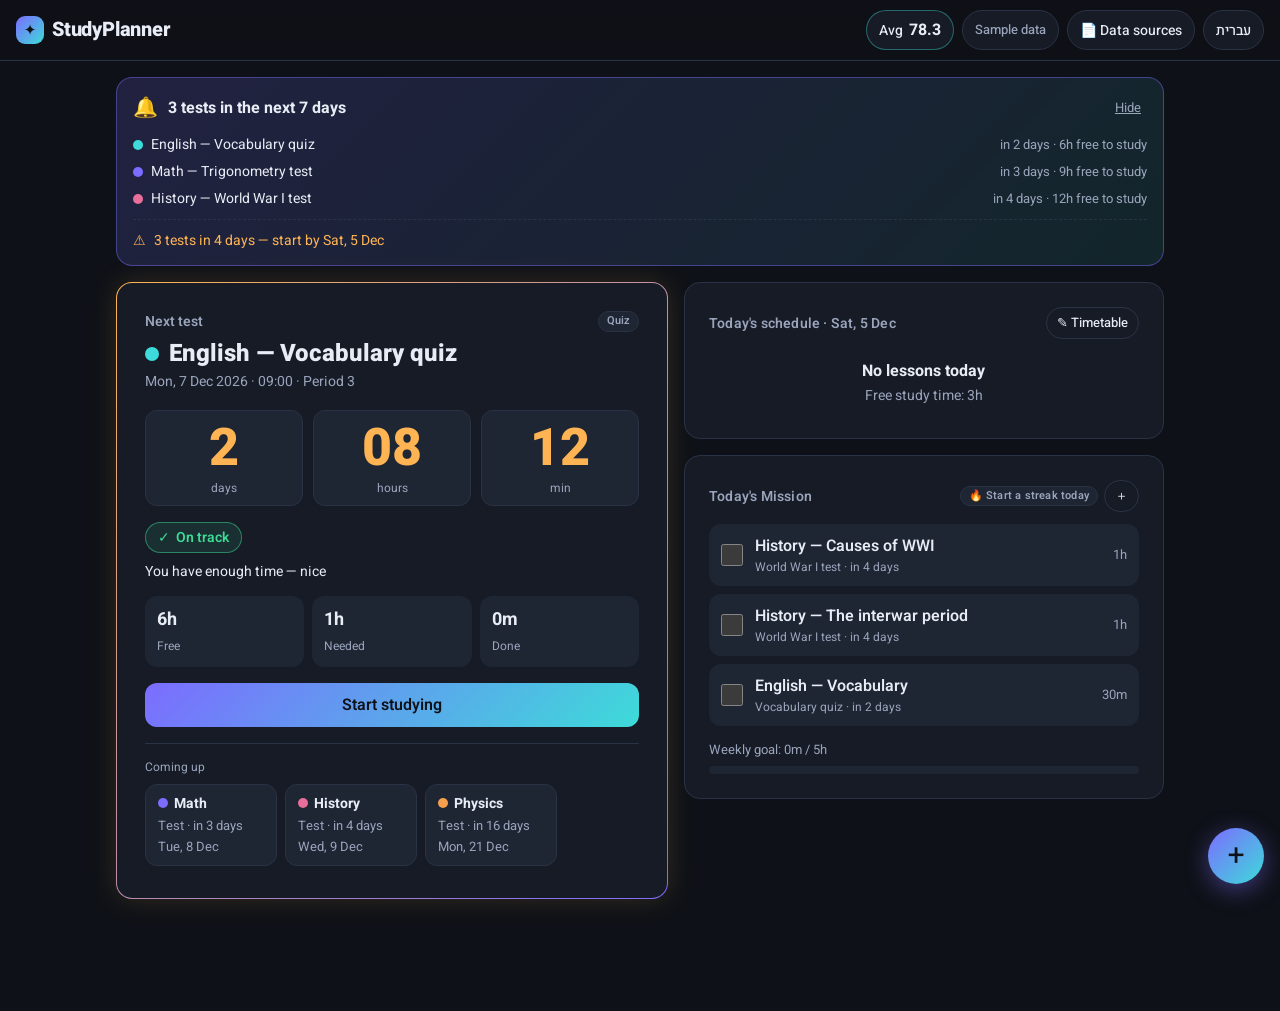
<file: index.html>
<!doctype html>
<html lang="en" dir="ltr">
<head>
  <meta charset="utf-8">
  <meta name="viewport" content="width=device-width, initial-scale=1, viewport-fit=cover">
  <meta name="color-scheme" content="dark">
  <meta name="theme-color" content="#0E1117">
  <title>StudyPlanner</title>
  <link rel="icon" href="data:image/svg+xml,%3Csvg xmlns='http://www.w3.org/2000/svg' viewBox='0 0 32 32'%3E%3Crect width='32' height='32' rx='9' fill='%237c6cff'/%3E%3Cpath d='M16 6l2.6 7.4L26 16l-7.4 2.6L16 26l-2.6-7.4L6 16l7.4-2.6z' fill='%230e1117'/%3E%3C/svg%3E">
  <link rel="preconnect" href="https://fonts.googleapis.com">
  <link rel="preconnect" href="https://fonts.gstatic.com" crossorigin>
  <link href="https://fonts.googleapis.com/css2?family=Heebo:wght@400;500;600;700;800&display=swap" rel="stylesheet">
  <link rel="stylesheet" href="css/styles.css">
</head>
<body>
  <a class="skip" id="skip" href="#main"></a>

  <header class="topbar" id="topbar"></header>

  <main id="main" class="page" tabindex="-1">
    <div id="banner"></div>
    <div class="grid">
      <section id="hero" class="col-main" aria-live="polite"></section>
      <div class="col-side">
        <section id="schedule"></section>
        <section id="mission"></section>
      </div>
    </div>
  </main>

  <button class="fab" id="fab" type="button">+</button>

  <!-- Add local test -->
  <dialog id="dlgAdd" class="dlg"></dialog>
  <!-- Timetable (manual lessons) -->
  <dialog id="dlgTimetable" class="dlg dlg-wide"></dialog>
  <!-- Focus timer -->
  <dialog id="dlgTimer" class="dlg"></dialog>
  <!-- Grades -->
  <dialog id="dlgGrades" class="dlg dlg-wide"></dialog>
  <!-- Connect sheet -->
  <dialog id="dlgSheet" class="dlg dlg-wide"></dialog>

  <div class="toast" id="toast" role="status" aria-live="polite"></div>

  <script src="js/logic.js"></script>
  <script src="js/sheets.js"></script>
  <script src="js/sample.js"></script>
  <script src="js/i18n.js"></script>
  <script src="js/app.js"></script>
</body>
</html>
</file>
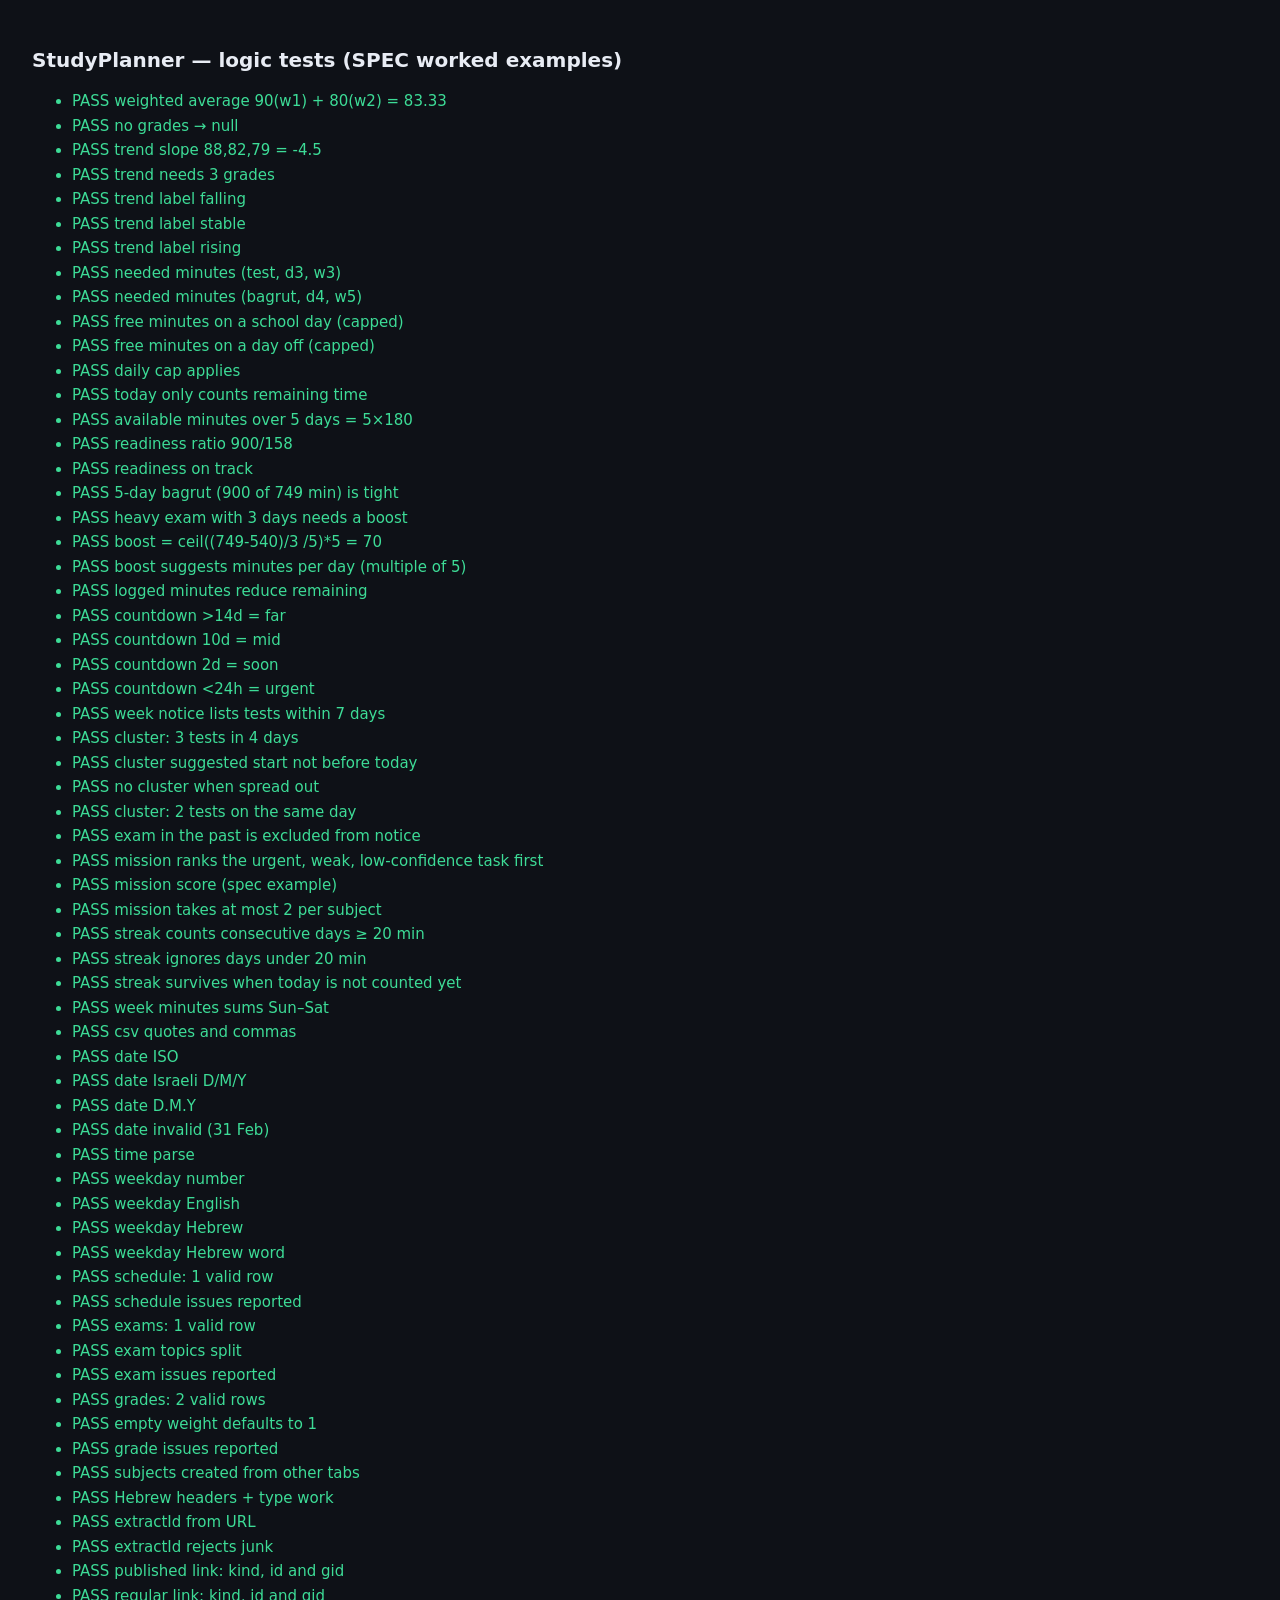
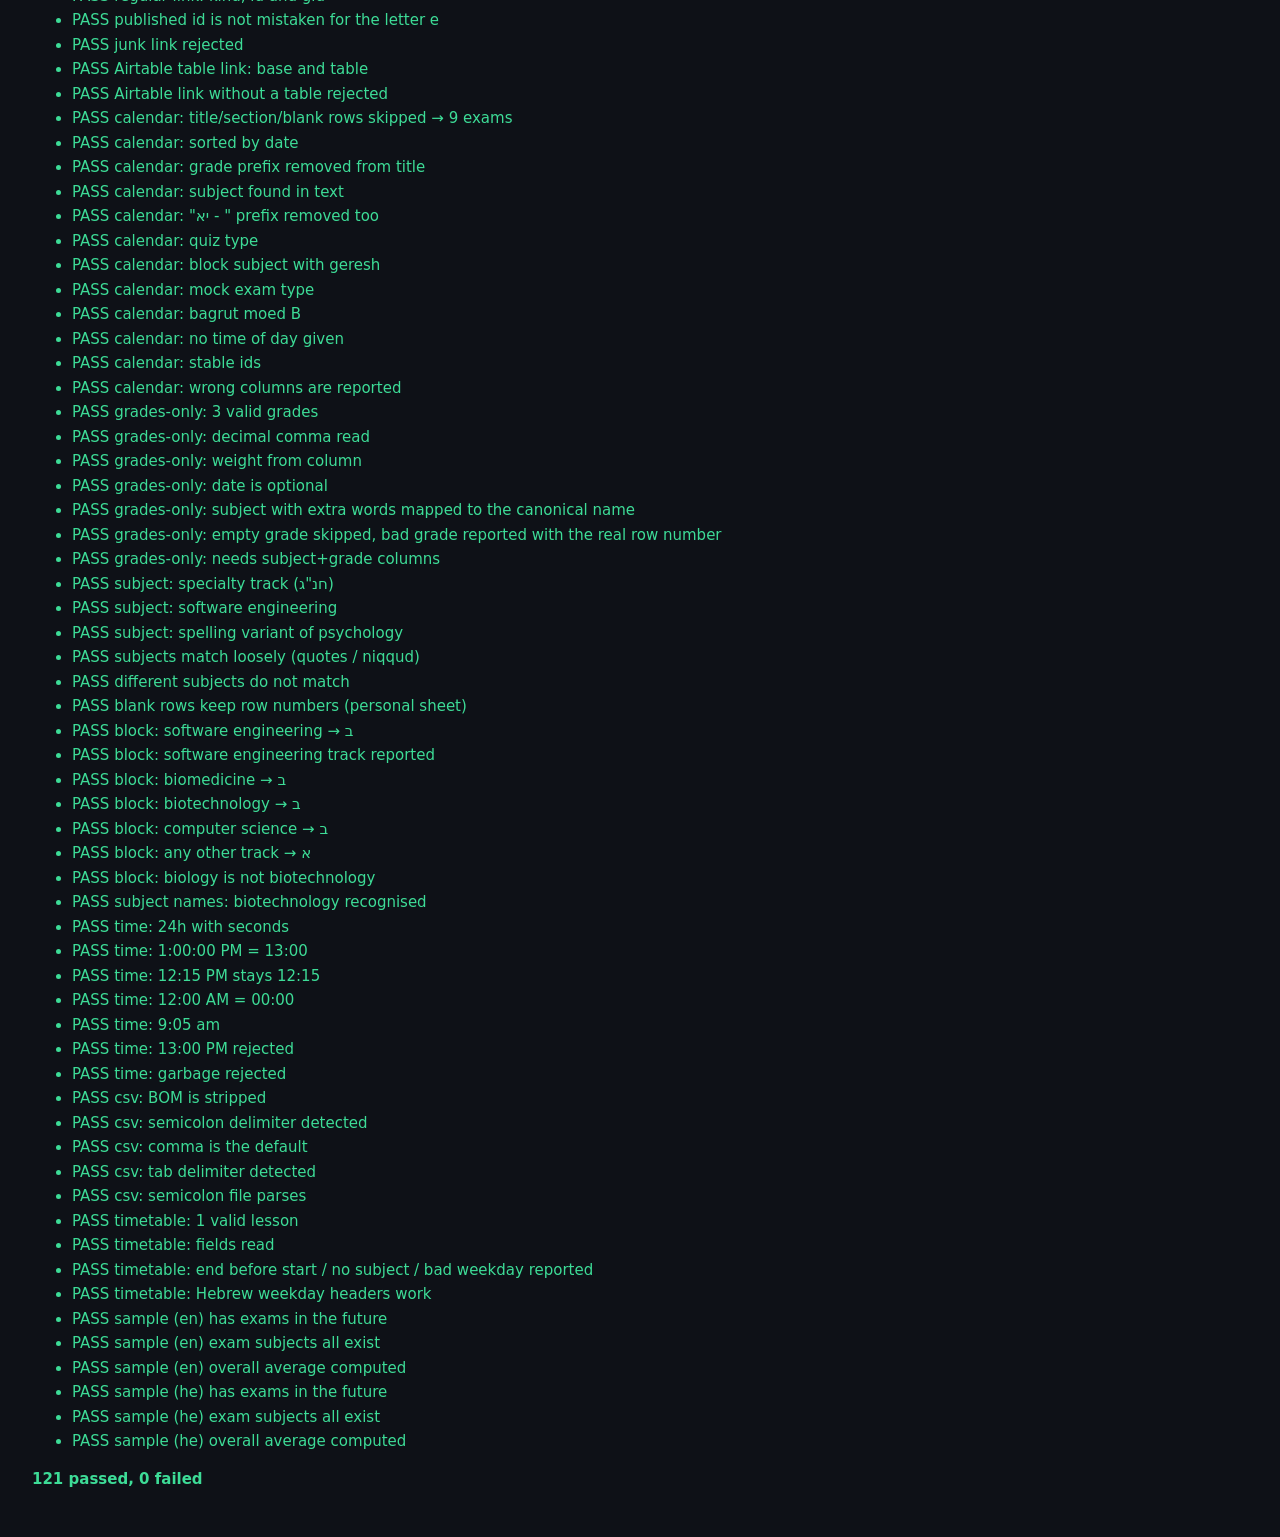
<file: tests.html>
<!doctype html>
<html lang="en" dir="ltr">
<head>
  <meta charset="utf-8">
  <title>StudyPlanner tests</title>
  <style>
    body { font: 15px/1.5 system-ui, sans-serif; background: #0e1117; color: #e8ecf4; padding: 24px; }
    .ok { color: #3ddc97; } .fail { color: #ff6b7a; font-weight: 700; }
    h1 { font-size: 20px; } li { margin: 2px 0; }
  </style>
</head>
<body>
  <h1>StudyPlanner — logic tests (SPEC worked examples)</h1>
  <ul id="out"></ul>
  <p id="summary"></p>
  <script src="js/logic.js"></script>
  <script src="js/sheets.js"></script>
  <script src="js/sample.js"></script>
  <script>
    const L = SP.logic, S = SP.sheets;
    let pass = 0, failed = 0;
    const out = document.getElementById('out');
    function check(name, actual, expected, tol) {
      const good = typeof expected === 'number' ? Math.abs(actual - expected) <= (tol ?? 1e-9) : JSON.stringify(actual) === JSON.stringify(expected);
      good ? pass++ : failed++;
      const li = document.createElement('li');
      li.className = good ? 'ok' : 'fail';
      li.textContent = (good ? 'PASS ' : 'FAIL ') + name + (good ? '' : ' — got ' + JSON.stringify(actual) + ', expected ' + JSON.stringify(expected));
      out.appendChild(li);
    }
    const g = (date, grade, weight) => ({ date, grade, weight, subject: 'X' });

    // §9.6
    check('weighted average 90(w1) + 80(w2) = 83.33', L.subjectAverage([g('2026-01-01', 90, 1), g('2026-01-02', 80, 2)]), 250 / 3, 1e-9);
    check('no grades → null', L.subjectAverage([]), null);
    // §9.10
    check('trend slope 88,82,79 = -4.5', L.trendSlope([g('2026-01-01', 88, 1), g('2026-01-02', 82, 1), g('2026-01-03', 79, 1)]), -4.5);
    check('trend needs 3 grades', L.trendSlope([g('2026-01-01', 88, 1), g('2026-01-02', 82, 1)]), null);
    check('trend label falling', L.trendLabel(-4.5), 'falling');
    check('trend label stable', L.trendLabel(1.9), 'stable');
    check('trend label rising', L.trendLabel(2), 'rising');

    // §9.1 needed minutes: test, difficulty 3, weight 3 → 120*1*1.2*1.1 = 158.4 → 158
    check('needed minutes (test, d3, w3)', L.neededMinutes({ type: 'test', difficulty: 3, weight: 3 }), 158);
    check('needed minutes (bagrut, d4, w5)', L.neededMinutes({ type: 'bagrut', difficulty: 4, weight: 5 }), Math.round(120 * 3 * 1.4 * 1.3));

    // §9.2 / §9.3 with a controlled timetable
    const settings = { dailyCapMin: 180, weeklyGoalMin: 300, weakThreshold: 70 };
    const monday = new Date(2026, 8, 21, 8, 0); // Mon 21 Sep 2026, 08:00
    const schedule = [{ weekday: 2, date: null, period: '1', start: '08:00', end: '13:00', subject: 'Math', type: 'lesson' }];
    const ctx = { schedule, holidays: [], settings, sessions: [] };
    // Monday: lessons end 13:00 → free from 14:00 (13:00 + 30 = 13:30 < 14:00) to 21:30 = 450 → capped 180
    check('free minutes on a school day (capped)', L.freeMinutesOn(monday, ctx, monday), 180);
    const sunday = new Date(2026, 8, 20, 8, 0);
    check('free minutes on a day off (capped)', L.freeMinutesOn(sunday, ctx, monday), 180);
    const cap60 = { ...ctx, settings: { ...settings, dailyCapMin: 60 } };
    check('daily cap applies', L.freeMinutesOn(monday, cap60, monday), 60);
    const lateToday = new Date(2026, 8, 21, 20, 30);
    check('today only counts remaining time', L.freeMinutesOn(lateToday, ctx, lateToday), 60);

    const mkExam = (date, over) => ({ id: 'e' + date, subject: 'Math', title: 'T', type: 'test', date, time: '09:00', startsAt: new Date(date + 'T09:00:00'), weight: 3, difficulty: 3, topics: [], ...over });
    const e5 = mkExam('2026-09-26'); // 5 days later
    const r = L.readiness(e5, ctx, monday);
    check('available minutes over 5 days = 5×180', r.available, 900);
    check('readiness ratio 900/158', r.ratio, 900 / 158, 1e-9);
    check('readiness on track', r.status, 'ontrack');
    check('5-day bagrut (900 of 749 min) is tight', L.readiness({ ...e5, type: 'bagrut', difficulty: 5, weight: 5 }, ctx, monday).status, 'tight');
    const heavy = mkExam('2026-09-24', { type: 'bagrut', difficulty: 5, weight: 5 }); // 3 days → 540 min available
    const rh = L.readiness(heavy, ctx, monday);
    check('heavy exam with 3 days needs a boost', rh.status, 'boost');
    check('boost = ceil((749-540)/3 /5)*5 = 70', rh.extraPerDay, 70);
    check('boost suggests minutes per day (multiple of 5)', rh.extraPerDay % 5, 0);
    check('logged minutes reduce remaining', L.readiness(e5, { ...ctx, sessions: [{ subject: 'Math', minutes: 60, date: '2026-09-21' }] }, monday).remaining, 158 - 60);

    // countdown levels §6.4
    const cd = (ms) => L.countdown({ startsAt: new Date(monday.getTime() + ms) }, monday).level;
    check('countdown >14d = far', cd(15 * 86400000), 'far');
    check('countdown 10d = mid', cd(10 * 86400000), 'mid');
    check('countdown 2d = soon', cd(2 * 86400000), 'soon');
    check('countdown <24h = urgent', cd(5 * 3600000), 'urgent');

    // week notice + cluster §9.13
    const exams = [mkExam('2026-09-22'), mkExam('2026-09-23'), mkExam('2026-09-24'), mkExam('2026-10-05')];
    check('week notice lists tests within 7 days', L.weekNotice(exams, monday).length, 3);
    const cluster = L.findCluster(exams, ctx, monday);
    check('cluster: 3 tests in 4 days', cluster && cluster.count, 3);
    check('cluster suggested start not before today', cluster.start >= L.startOfDay(monday), true);
    check('no cluster when spread out', L.findCluster([mkExam('2026-09-22'), mkExam('2026-09-28'), mkExam('2026-10-05')], ctx, monday), null);
    check('cluster: 2 tests on the same day', !!L.findCluster([mkExam('2026-09-22', { id: 'a' }), mkExam('2026-09-22', { id: 'b' })], ctx, monday), true);
    check('exam in the past is excluded from notice', L.weekNotice([mkExam('2026-09-20')], monday).length, 0);

    // mission §9.14
    const rows = [{ subject: { name: 'Math' }, avg: 62 }, { subject: { name: 'Hist' }, avg: 90 }];
    const near = mkExam('2026-09-23', { id: 'near', topics: ['A'] });
    const far = mkExam('2026-09-27', { id: 'far', subject: 'Hist', topics: ['B'] });
    const tasks = L.buildTasks([far, near], ctx, monday, rows, { 'near|A': 2, 'far|B': 4 });
    check('mission ranks the urgent, weak, low-confidence task first', tasks[0].id, 'near|A');
    // exact scores from SPEC §9.14 example: urgency 1/3, weakness .38, gap .75
    check('mission score (spec example)', 0.5 * (1 / 3) + 0.3 * 0.38 + 0.2 * 0.75, 0.4307, 1e-3);
    const many = Array.from({ length: 5 }, (_, i) => ({ id: 'x' + i, subject: 'Math', minutes: 30, score: 5 - i }));
    check('mission takes at most 2 per subject', L.pickMission(many, 600).length, 2);

    // streak §9.15
    const today = new Date(2026, 8, 21, 12, 0);
    const day = (n) => L.ymd(L.addDays(today, -n));
    check('streak counts consecutive days ≥ 20 min', L.streak([{ date: day(0), minutes: 25 }, { date: day(1), minutes: 20 }, { date: day(2), minutes: 30 }], today), 3);
    check('streak ignores days under 20 min', L.streak([{ date: day(0), minutes: 10 }], today), 0);
    check('streak survives when today is not counted yet', L.streak([{ date: day(1), minutes: 30 }, { date: day(2), minutes: 30 }], today), 2);
    check('week minutes sums Sun–Sat', L.weekMinutes([{ date: '2026-09-20', minutes: 30 }, { date: '2026-09-21', minutes: 45 }, { date: '2026-09-19', minutes: 99 }], today), 75);

    // sheets parsing
    check('csv quotes and commas', S.parseCSV('a,b\n"x,1","he said ""hi"""\n'), [['a', 'b'], ['x,1', 'he said "hi"']]);
    check('date ISO', S.parseDate('2026-09-28'), '2026-09-28');
    check('date Israeli D/M/Y', S.parseDate('28/09/2026'), '2026-09-28');
    check('date D.M.Y', S.parseDate('3.10.2026'), '2026-10-03');
    check('date invalid (31 Feb)', S.parseDate('2026-02-31'), null);
    check('time parse', S.parseTime('9:05'), '09:05');
    check('weekday number', S.parseWeekday('1'), 1);
    check('weekday English', S.parseWeekday('Sun'), 1);
    check('weekday Hebrew', S.parseWeekday('יום ג׳'), 3);
    check('weekday Hebrew word', S.parseWeekday('חמישי'), 5);

    const tabs = {
      Schedule: S.parseCSV('weekday,period,start,end,subject,room\n1,1,08:00,08:45,Math,204\nfunday,1,08:00,08:45,Math,204\n2,1,xx,08:45,Math,1'),
      Exams: S.parseCSV('date,time,subject,title,type,weight,difficulty,topics\n2026-09-28,09:00,Math,Test,test,4,4,"A, B"\nnot-a-date,09:00,Math,X,test,3,3,\n2026-09-29,09:00,,Y,test,3,3,\n2026-09-30,09:00,Math,Z,סוג-לא-נכון,3,3,'),
      Grades: S.parseCSV('date,subject,title,grade,weight\n2026-09-01,Math,Q,90,\n2026-09-02,Math,T,120,1\n2026-09-03,Math,T,80,0\n2026-09-04,Math,T,85,2'),
    };
    const res = S.normalize(tabs);
    check('schedule: 1 valid row', res.data.schedule.length, 1);
    check('schedule issues reported', res.issues.filter((i) => i.tab === 'Schedule').map((i) => i.row + i.key), ['3badWeekday', '4badTime']);
    check('exams: 1 valid row', res.data.exams.length, 1);
    check('exam topics split', res.data.exams[0].topics, ['A', 'B']);
    check('exam issues reported', res.issues.filter((i) => i.tab === 'Exams').map((i) => i.key), ['badDate', 'noSubject', 'badType']);
    check('grades: 2 valid rows', res.data.grades.length, 2);
    check('empty weight defaults to 1', res.data.grades[0].weight, 1);
    check('grade issues reported', res.issues.filter((i) => i.tab === 'Grades').map((i) => i.key), ['badGrade', 'badWeight']);
    check('subjects created from other tabs', res.data.subjects.map((s) => s.name), ['Math']);
    check('Hebrew headers + type work', S.normalize({ Exams: S.parseCSV('תאריך,מקצוע,סוג\n2026-10-01,מתמטיקה,מבחן') }).data.exams[0].type, 'test');
    check('extractId from URL', S.extractId('https://docs.google.com/spreadsheets/d/1AbC_defGHI-jklMNOPqrs123/edit#gid=0'), '1AbC_defGHI-jklMNOPqrs123');
    check('extractId rejects junk', S.extractId('hello'), null);

    // ---- links ----
    const pub = S.parseLink('https://docs.google.com/spreadsheets/d/e/2PACX-1vSabc_DEF-123/pubhtml?gid=1339605019&single=true');
    check('published link: kind, id and gid', [pub.kind, pub.id, pub.gid], ['published', '2PACX-1vSabc_DEF-123', '1339605019']);
    const reg = S.parseLink('https://docs.google.com/spreadsheets/d/1AbC_defGHI-jklMNOPqrs123/edit?gid=42#gid=42');
    check('regular link: kind, id and gid', [reg.kind, reg.id, reg.gid], ['sheet', '1AbC_defGHI-jklMNOPqrs123', '42']);
    check('published id is not mistaken for the letter e', S.parseLink('https://docs.google.com/spreadsheets/d/e/2PACX-1vSx/pubhtml').id, '2PACX-1vSx');
    check('junk link rejected', S.parseLink('hello'), null);
    check('Airtable table link: base and table', S.parseAirtableLink('https://airtable.com/appmsE2WLIFOSvh82/tbl16HAawVOQMPjGC/viwIQYiyrHNk45yfY?blocks=hide'), { baseId: 'appmsE2WLIFOSvh82', tableId: 'tbl16HAawVOQMPjGC' });
    check('Airtable link without a table rejected', S.parseAirtableLink('https://airtable.com/appmsE2WLIFOSvh82'), null);

    // ---- school exam calendar (excerpt of the real published layout: title rows, section row, blank row) ----
    const calCsv = [
      '"לוח מבחנים תשפ""ז — שכבת י""א",,',
      'מוצגים רק מבחנים מהיום והלאה — מתעדכן אוטומטית בכל פתיחה,,',
      ',,',
      'יום,תאריך,מבחן',
      'מחצית א,,',
      'יום חמישי,15/10/26,"י""א - מבחן ספרות"',
      'יום רביעי,21/10/26,יא - מבחן אנגלית',
      ',,',
      'יום שני,09/11/26,"י""א - מבחן מתמטיקה 1"',
      'יום חמישי,12/11/26,יא - בוחן לשון ',
      "יום שני,16/11/26,יא - מבחן גוש ב' 1",
      'יום חמישי,31/12/26,"י""א - מתכונת ספרות"',
      'יום שלישי,05/01/27,"י""א - מבחן אנגלית מועד נוסף"',
      "יום שני,05/07/27,\"י\"\"א - בגרות - מועד ב'  עברית\"",
      'יום רביעי,23/12/26,יוד - מבחן אנגלית 2',
    ].join('\n');
    const cal = S.parseExamCalendar(S.parseCSV(calCsv));
    check('calendar: title/section/blank rows skipped → 9 exams', cal.exams.length, 9);
    check('calendar: sorted by date', cal.exams.map((e) => e.date).slice(0, 4), ['2026-10-15', '2026-10-21', '2026-11-09', '2026-11-12']);
    check('calendar: grade prefix removed from title', cal.exams[0].title, 'מבחן ספרות');
    check('calendar: subject found in text', cal.exams[0].subject, 'ספרות');
    check('calendar: "יא - " prefix removed too', cal.exams[1].title, 'מבחן אנגלית');
    check('calendar: quiz type', cal.exams.find((e) => e.title.includes('בוחן')).type, 'quiz');
    check('calendar: block subject with geresh', cal.exams.find((e) => e.title.includes('גוש')).subject, 'גוש ב׳');
    check('calendar: mock exam type', cal.exams.find((e) => e.title.includes('מתכונת')).type, 'exam');
    const bag = cal.exams.find((e) => e.title.includes('בגרות'));
    check('calendar: bagrut moed B', [bag.type, bag.moed, bag.subject], ['bagrut', 'B', 'עברית']);
    check('calendar: no time of day given', cal.exams[0].noTime, true);
    check('calendar: stable ids', cal.exams[0].id.startsWith('cal:2026-10-15:'), true);
    check('calendar: wrong columns are reported', S.parseExamCalendar(S.parseCSV('a,b\n1,2')).missingColumns, true);

    // ---- grades-only sheet ----
    const grCsv = ['ציוני תלמיד,,,', 'מקצוע,ציון,תאריך,משקל', 'מתמטיקה,88,2026-09-01,', 'מתמטיקה,"82,5",2026-09-10,2', 'אנגלית,,,', '"ספרות 5 יח""ל",90,,', ',,,', 'פיזיקה,abc,,'].join('\n');
    const gr = S.parseGradeRows(S.parseCSV(grCsv), 'Grades sheet', { canonical: true });
    check('grades-only: 3 valid grades', gr.grades.length, 3);
    check('grades-only: decimal comma read', gr.grades[1].grade, 82.5);
    check('grades-only: weight from column', gr.grades[1].weight, 2);
    check('grades-only: date is optional', gr.grades[2].date, '');
    check('grades-only: subject with extra words mapped to the canonical name', gr.grades[2].subject, 'ספרות');
    check('grades-only: empty grade skipped, bad grade reported with the real row number', gr.issues.map((i) => i.row + i.key), ['8badGrade']);
    check('grades-only: needs subject+grade columns', S.parseGradeRows(S.parseCSV('x,y\n1,2'), 'G', {}).missingColumns, true);
    check('subject: specialty track (חנ"ג)', S.canonicalSubject('מתכונת 1 חנ"ג מגמה'), 'חנ״ג');
    check('subject: software engineering', S.canonicalSubject('בגרות מדמ"ח/הנדסת תוכנה 371'), 'הנדסת תוכנה');
    check('subject: spelling variant of psychology', S.canonicalSubject("פסיכולגיה מועד ב'"), 'פסיכולוגיה');
    check('subjects match loosely (quotes / niqqud)', S.sameSubject('תנ"ך', 'תנ״ך'), true);
    check('different subjects do not match', S.sameSubject('מתמטיקה', 'אנגלית'), false);
    check('blank rows keep row numbers (personal sheet)', S.normalize({ Exams: S.parseCSV('date,subject\n\n2026-10-01,Math\nbad,Math') }).issues.map((i) => i.row), [4]);

    // ---- timetable file import ----
    // ---- exam blocks: ב׳ = software engineering / biomedicine / biotechnology / computer science, everything else א׳ ----
    check('block: software engineering → ב', S.blockOfSubjects(['מתמטיקה', 'הנדסת תוכנה']).block, 'ב');
    check('block: software engineering track reported', S.blockOfSubjects(['הנדסת תוכנה']).track, 'הנדסת תוכנה');
    check('block: biomedicine → ב', S.blockOfSubjects(['ביו-רפואה']).block, 'ב');
    check('block: biotechnology → ב', S.blockOfSubjects(['ביוטכנולוגיה']).block, 'ב');
    check('block: computer science → ב', S.blockOfSubjects(['מדעי המחשב']).block, 'ב');
    check('block: any other track → א', S.blockOfSubjects(['מתמטיקה', 'פיזיקה', 'חנ״ג']).block, 'א');
    check('block: biology is not biotechnology', S.blockOfSubjects(['ביולוגיה']).block, 'א');
    check('subject names: biotechnology recognised', S.canonicalSubject('בגרות ביוטכנולוגיה'), 'ביוטכנולוגיה');
    // ---- Google-formatted times and tab detection ----
    check('time: 24h with seconds', S.parseTime('8:45:00'), '08:45');
    check('time: 1:00:00 PM = 13:00', S.parseTime('1:00:00 PM'), '13:00');
    check('time: 12:15 PM stays 12:15', S.parseTime('12:15:00 PM'), '12:15');
    check('time: 12:00 AM = 00:00', S.parseTime('12:00:00 AM'), '00:00');
    check('time: 9:05 am', S.parseTime('9:05 am'), '09:05');
    check('time: 13:00 PM rejected', S.parseTime('13:00 PM'), null);
    check('time: garbage rejected', S.parseTime('soon'), null);
    check('csv: BOM is stripped', S.parseCSV('﻿weekday,start\n1,08:00')[0][0], 'weekday');
    check('csv: semicolon delimiter detected', S.detectDelimiter('weekday;start;end\n1;08:00;08:45'), ';');
    check('csv: comma is the default', S.detectDelimiter('weekday,start,end'), ',');
    check('csv: tab delimiter detected', S.detectDelimiter('weekday\tstart\tend'), '\t');
    check('csv: semicolon file parses', S.parseCSV('a;b\n1;2', ';'), [['a', 'b'], ['1', '2']]);
    const tt = S.parseScheduleRows(S.parseCSV('weekday,period,start,end,subject,room,teacher,type\n1,1,08:45,09:30,פיזיקה,611 ביוטכנולוגיה,מורה לדוגמה,lesson\n2,1,10:00,09:00,מתמטיקה,1,x,lesson\n3,1,08:00,08:45,,1,x,lesson\n9,1,08:00,08:45,אנגלית,1,x,lesson'), 'f.csv');
    check('timetable: 1 valid lesson', tt.schedule.length, 1);
    check('timetable: fields read', [tt.schedule[0].weekday, tt.schedule[0].period, tt.schedule[0].start, tt.schedule[0].end, tt.schedule[0].room, tt.schedule[0].teacher], [1, '1', '08:45', '09:30', '611 ביוטכנולוגיה', 'מורה לדוגמה']);
    check('timetable: end before start / no subject / bad weekday reported', tt.issues.map((i) => i.row + i.key), ['3badTime', '4noSubject', '5badWeekday']);
    check('timetable: Hebrew weekday headers work', S.parseScheduleRows(S.parseCSV('יום,התחלה,סיום,מקצוע\nא,08:00,08:45,מתמטיקה'), 'f').schedule.length, 1);

    // sample data is valid for both languages
    for (const lang of ['en', 'he']) {
      const d = SP.sample.build(new Date(), lang);
      check('sample (' + lang + ') has exams in the future', d.exams.every((e) => e.startsAt > new Date()), true);
      check('sample (' + lang + ') exam subjects all exist', d.exams.every((e) => d.subjects.some((s) => s.name === e.subject)), true);
      const summary = L.gradeSummary(d.grades, d.subjects, settings);
      check('sample (' + lang + ') overall average computed', summary.overall !== null, true);
    }

    document.getElementById('summary').innerHTML = '<b class="' + (failed ? 'fail' : 'ok') + '">' + pass + ' passed, ' + failed + ' failed</b>';
    document.title = failed ? 'FAILED' : 'PASSED ' + pass;
  </script>
</body>
</html>
</file>
<file: css/styles.css>
/* StudyPlanner — dark-mode design system (SPEC §6). Logical properties everywhere so RTL flips for free. */
:root {
  --bg: #0e1117;
  --surface: #161b26;
  --surface-2: #1e2533;
  --border: #2a3345;
  --text: #e8ecf4;
  --text-muted: #9aa5bc;
  --primary: #7c6cff;
  --primary-glow: rgba(124, 108, 255, 0.35);
  --accent: #3ddbd9;
  --ok: #3ddc97;
  --warn: #ffb454;
  --urgent: #ff6b7a;
  --radius: 16px;
  --radius-sm: 12px;
  --gutter: 16px;
  --shadow-glow: 0 0 0 1px var(--border);
  color-scheme: dark;
}

* { box-sizing: border-box; }
html { -webkit-text-size-adjust: 100%; }
body {
  margin: 0;
  background: var(--bg);
  color: var(--text);
  font-family: 'Heebo', system-ui, -apple-system, 'Segoe UI', Arial, sans-serif;
  font-size: 16px;
  line-height: 1.5;
  min-height: 100vh;
  padding-bottom: 96px;
}
button, input, select { font: inherit; color: inherit; }
button { cursor: pointer; }
h1, h2, h3, p { margin: 0; }
:focus-visible { outline: 2px solid var(--primary); outline-offset: 2px; box-shadow: 0 0 0 4px var(--primary-glow); }
bdi { unicode-bidi: isolate; }

.skip { position: absolute; inset-inline-start: -999px; top: 8px; background: var(--surface-2); padding: 8px 12px; border-radius: 8px; z-index: 50; }
.skip:focus { inset-inline-start: 8px; }

/* ---------- top bar ---------- */
.topbar {
  position: sticky; top: env(safe-area-inset-top, 0px); z-index: 20;
  display: flex; align-items: center; gap: 8px; flex-wrap: wrap;
  padding: 10px var(--gutter);
  background: rgba(14, 17, 23, 0.86);
  backdrop-filter: blur(10px);
  border-block-end: 1px solid var(--border);
}
.logo { font-weight: 800; font-size: 20px; letter-spacing: -0.2px; margin-inline-end: auto; display: flex; align-items: center; gap: 8px; }
.logo i {
  width: 28px; height: 28px; border-radius: 9px; display: inline-grid; place-items: center; font-style: normal; font-size: 15px;
  background: linear-gradient(135deg, var(--primary), var(--accent)); color: #0e1117;
}
.chip {
  display: inline-flex; align-items: center; gap: 6px; min-height: 40px; padding: 4px 12px;
  border-radius: 999px; border: 1px solid var(--border); background: var(--surface); color: var(--text);
  font-size: 14px; font-weight: 500; text-decoration: none; white-space: nowrap;
}
button.chip:hover { background: var(--surface-2); }
.chip strong { font-size: 16px; font-weight: 700; font-variant-numeric: tabular-nums; }
.chip-avg { border-color: rgba(61, 219, 217, 0.4); }
.chip-status { color: var(--text-muted); font-size: 13px; }
.chip-status.err { color: var(--warn); border-color: rgba(255, 180, 84, 0.5); }
.chip-icon { min-width: 40px; justify-content: center; padding-inline: 10px; }

/* ---------- layout ---------- */
.page { padding: var(--gutter); max-width: 1080px; margin-inline: auto; outline: none; }
.grid { display: grid; gap: 16px; grid-template-columns: 1fr; }
.col-side { display: grid; gap: 16px; align-content: start; }
@media (min-width: 900px) {
  .grid { grid-template-columns: 1.15fr 1fr; align-items: start; }
}
.card {
  background: var(--surface); border: 1px solid var(--border); border-radius: var(--radius);
  padding: 16px; position: relative;
}
@media (min-width: 768px) { .card { padding: 24px; } }
.card-title { font-size: 14px; font-weight: 600; color: var(--text-muted); letter-spacing: 0.2px; margin-block-end: 12px; display: flex; justify-content: space-between; align-items: center; gap: 8px; }
.muted { color: var(--text-muted); }

/* ---------- 7-day banner ---------- */
.banner {
  border-radius: var(--radius); padding: 14px 16px; margin-block-end: 16px;
  background: linear-gradient(135deg, rgba(124, 108, 255, 0.18), rgba(61, 219, 217, 0.1));
  border: 1px solid rgba(124, 108, 255, 0.45);
}
.banner-head { display: flex; align-items: center; gap: 10px; }
.banner-head h2 { font-size: 16px; font-weight: 700; flex: 1; }
.banner-head .ico { font-size: 20px; }
.banner button.link { background: none; border: 0; color: var(--text-muted); font-size: 13px; text-decoration: underline; padding: 6px; min-height: 32px; }
.banner ul { list-style: none; margin: 10px 0 0; padding: 0; display: grid; gap: 6px; }
.banner li { display: flex; align-items: center; gap: 8px; font-size: 14px; }
.banner .cluster { margin-block-start: 10px; padding-block-start: 10px; border-block-start: 1px dashed var(--border); font-size: 14px; color: var(--warn); display: flex; gap: 8px; }
.dot { width: 10px; height: 10px; border-radius: 50%; flex: none; }
.banner .when { margin-inline-start: auto; color: var(--text-muted); white-space: nowrap; font-size: 13px; }
.banner.collapsed ul, .banner.collapsed .cluster { display: none; }

/* ---------- hero ---------- */
.hero { padding: 20px 16px; border: 1px solid transparent; background:
  linear-gradient(var(--surface), var(--surface)) padding-box,
  linear-gradient(135deg, var(--primary), var(--accent)) border-box; }
@media (min-width: 768px) { .hero { padding: 28px; } }
.hero[data-level='urgent'] { background: linear-gradient(var(--surface), var(--surface)) padding-box, linear-gradient(135deg, var(--urgent), var(--warn)) border-box; box-shadow: 0 0 32px rgba(255, 107, 122, 0.22); }
.hero[data-level='soon'] { background: linear-gradient(var(--surface), var(--surface)) padding-box, linear-gradient(135deg, var(--warn), var(--primary)) border-box; box-shadow: 0 0 28px rgba(255, 180, 84, 0.16); }
.hero[data-level='far'] { background: linear-gradient(var(--surface), var(--surface)) padding-box, linear-gradient(135deg, var(--accent), var(--primary)) border-box; }
.hero-top { display: flex; align-items: center; gap: 8px; color: var(--text-muted); font-size: 14px; font-weight: 600; }
.hero-subject { display: flex; align-items: center; gap: 10px; margin-block: 8px 2px; }
.hero-subject h2 { font-size: 24px; font-weight: 800; line-height: 1.2; }
.hero-meta { color: var(--text-muted); font-size: 14px; }
.cd { display: flex; gap: 10px; margin-block: 18px 16px; }
.cd-box { flex: 1; text-align: center; background: var(--surface-2); border-radius: var(--radius-sm); padding: 12px 6px 8px; border: 1px solid var(--border); }
.cd-num { font-size: 40px; font-weight: 800; line-height: 1; font-variant-numeric: tabular-nums; }
@media (min-width: 768px) { .cd-num { font-size: 52px; } }
.cd-lbl { font-size: 12px; color: var(--text-muted); margin-block-start: 4px; }
.hero[data-level='urgent'] .cd-num { color: var(--urgent); }
.hero[data-level='soon'] .cd-num { color: var(--warn); }
.hero[data-level='mid'] .cd-num { color: var(--text); }
.hero[data-level='far'] .cd-num { color: var(--accent); }
@media (prefers-reduced-motion: no-preference) {
  .hero[data-level='urgent'] { animation: pulse 2.6s ease-in-out infinite; }
  @keyframes pulse { 50% { box-shadow: 0 0 44px rgba(255, 107, 122, 0.34); } }
}

.badge {
  display: inline-flex; align-items: center; gap: 6px; padding: 4px 12px; border-radius: 999px;
  font-size: 14px; font-weight: 600; border: 1px solid;
}
.badge.ontrack { color: var(--ok); border-color: rgba(61, 220, 151, 0.5); background: rgba(61, 220, 151, 0.1); }
.badge.tight { color: var(--warn); border-color: rgba(255, 180, 84, 0.5); background: rgba(255, 180, 84, 0.08); }
.badge.boost { color: #1b1305; border-color: var(--warn); background: var(--warn); }
.hint { margin-block-start: 8px; font-size: 14px; color: var(--text); }
.stats { display: grid; grid-template-columns: repeat(3, 1fr); gap: 8px; margin-block: 14px 16px; }
.stat { background: var(--surface-2); border-radius: var(--radius-sm); padding: 10px 12px; }
.stat b { display: block; font-size: 18px; font-variant-numeric: tabular-nums; }
.stat span { font-size: 12px; color: var(--text-muted); }

.btn {
  min-height: 44px; padding: 8px 18px; border-radius: var(--radius-sm); border: 1px solid var(--border);
  background: var(--surface-2); font-weight: 600;
}
.btn:hover { background: #262e40; }
.btn-primary { border: 0; color: #0e1117; background: linear-gradient(135deg, var(--primary), var(--accent)); }
.btn-primary:hover { filter: brightness(1.08); background: linear-gradient(135deg, var(--primary), var(--accent)); }
.btn-block { width: 100%; }
.btn-danger { color: var(--urgent); }

.later { margin-block-start: 16px; padding-block-start: 14px; border-block-start: 1px solid var(--border); }
.later-title { font-size: 12px; color: var(--text-muted); margin-block-end: 8px; }
.later-row { display: flex; gap: 8px; overflow-x: auto; padding-block-end: 4px; scrollbar-width: thin; }
.later-chip { flex: none; display: flex; flex-direction: column; gap: 2px; padding: 8px 12px; min-width: 132px; border-radius: var(--radius-sm); background: var(--surface-2); border: 1px solid var(--border); font-size: 13px; }
.later-chip b { font-size: 14px; display: flex; align-items: center; gap: 6px; }
.later-chip span { color: var(--text-muted); }

.tag { font-size: 11px; font-weight: 600; padding: 1px 8px; border-radius: 999px; background: var(--surface-2); border: 1px solid var(--border); color: var(--text-muted); }

/* ---------- schedule ---------- */
.lessons { list-style: none; margin: 0; padding: 0; display: grid; gap: 8px; }
.lesson { display: flex; align-items: center; gap: 12px; padding: 10px 12px; border-radius: var(--radius-sm); background: var(--surface-2); border: 1px solid transparent; }
.lesson .bar { width: 4px; align-self: stretch; border-radius: 4px; flex: none; }
.lesson .time { font-size: 13px; color: var(--text-muted); font-variant-numeric: tabular-nums; min-width: 92px; direction: ltr; text-align: start; }
[dir='rtl'] .lesson .time { text-align: end; }
.lesson .name { font-weight: 600; flex: 1; }
.lesson .room { font-size: 12px; color: var(--text-muted); }
.lesson.current { border-color: var(--primary); box-shadow: 0 0 0 3px var(--primary-glow); }
.lesson.past { opacity: 0.5; }
.pill { font-size: 11px; font-weight: 700; padding: 2px 8px; border-radius: 999px; }
.pill.now { background: var(--primary); color: #0e1117; }
.pill.next { background: rgba(61, 219, 217, 0.18); color: var(--accent); }
.pill.test { background: rgba(255, 180, 84, 0.18); color: var(--warn); }
.empty { text-align: center; padding: 8px 0; color: var(--text-muted); font-size: 14px; }
.empty b { display: block; color: var(--text); font-size: 16px; margin-block-end: 2px; }

/* ---------- mission ---------- */
.mission-meta { display: flex; gap: 8px; flex-wrap: wrap; margin-block-end: 12px; }
.tasks { list-style: none; margin: 0; padding: 0; display: grid; gap: 8px; }
.task { display: flex; align-items: center; gap: 12px; padding: 10px 12px; border-radius: var(--radius-sm); background: var(--surface-2); min-height: 56px; }
.task input { width: 22px; height: 22px; accent-color: var(--ok); flex: none; margin: 0; }
.task label { flex: 1; cursor: pointer; display: grid; }
.task .t-name { font-weight: 600; }
.task .t-sub { font-size: 12px; color: var(--text-muted); }
.task .t-min { font-size: 13px; color: var(--text-muted); font-variant-numeric: tabular-nums; white-space: nowrap; }
.task.done .t-name { text-decoration: line-through; color: var(--text-muted); }
.progress { height: 8px; border-radius: 999px; background: var(--surface-2); overflow: hidden; margin-block-start: 6px; }
.progress > i { display: block; height: 100%; background: linear-gradient(90deg, var(--primary), var(--accent)); border-radius: inherit; transition: width 0.25s ease-out; }

/* ---------- FAB ---------- */
.fab {
  position: fixed; inset-inline-end: 16px; bottom: calc(16px + env(safe-area-inset-bottom)); z-index: 30;
  width: 56px; height: 56px; border-radius: 50%; border: 0; font-size: 30px; line-height: 1; color: #0e1117;
  background: linear-gradient(135deg, var(--primary), var(--accent)); box-shadow: 0 6px 24px rgba(124, 108, 255, 0.45);
}
.fab:hover { filter: brightness(1.08); }

/* ---------- dialogs ---------- */
.dlg { border: 1px solid var(--border); border-radius: 20px; background: var(--surface); color: var(--text); padding: 0; width: min(440px, calc(100vw - 32px)); max-height: calc(100vh - 32px); }
.dlg-wide { width: min(620px, calc(100vw - 32px)); }
.dlg::backdrop { background: rgba(5, 7, 11, 0.7); backdrop-filter: blur(3px); }
.dlg-body { padding: 20px; display: grid; gap: 14px; }
.dlg h2 { font-size: 20px; font-weight: 800; }
.field { display: grid; gap: 4px; }
.field label { font-size: 13px; color: var(--text-muted); }
.field input, .field select {
  min-height: 44px; padding: 8px 12px; border-radius: var(--radius-sm); border: 1px solid var(--border);
  background: var(--surface-2); width: 100%;
}
.field input[type='date'], .field input[type='time'] { color-scheme: dark; }
.row { display: flex; gap: 8px; flex-wrap: wrap; }
.row > * { flex: 1; }
.actions { display: flex; gap: 8px; justify-content: flex-end; flex-wrap: wrap; }
.note { font-size: 13px; color: var(--text-muted); }
.warn-box { font-size: 13px; padding: 10px 12px; border-radius: var(--radius-sm); border: 1px solid rgba(255, 180, 84, 0.5); background: rgba(255, 180, 84, 0.08); color: var(--warn); }
.err-box { font-size: 14px; padding: 10px 12px; border-radius: var(--radius-sm); border: 1px solid rgba(255, 107, 122, 0.5); background: rgba(255, 107, 122, 0.08); }
.issues { margin: 0; padding-inline-start: 18px; font-size: 13px; color: var(--text-muted); max-height: 160px; overflow: auto; }

.timer-face { font-size: 64px; font-weight: 800; text-align: center; font-variant-numeric: tabular-nums; direction: ltr; line-height: 1.1; padding-block: 8px; }

.g-overall { display: flex; align-items: baseline; gap: 10px; }
.g-overall b { font-size: 48px; font-weight: 800; line-height: 1; color: var(--accent); font-variant-numeric: tabular-nums; }
.g-list { list-style: none; margin: 0; padding: 0; display: grid; gap: 8px; }
.g-row { display: grid; grid-template-columns: 8px 1fr auto; gap: 12px; align-items: center; padding: 10px 12px; border-radius: var(--radius-sm); background: var(--surface-2); }
.g-row .bar { width: 8px; height: 100%; min-height: 36px; border-radius: 4px; }
.g-row .g-name { font-weight: 600; }
.g-row .g-sub { font-size: 12px; color: var(--text-muted); display: flex; gap: 8px; flex-wrap: wrap; align-items: center; }
.g-avg { font-size: 22px; font-weight: 800; font-variant-numeric: tabular-nums; }
.trend { font-weight: 600; }
.trend.rising { color: var(--ok); }
.trend.falling { color: var(--warn); }

.toast {
  position: fixed; inset-inline: 16px; bottom: 88px; margin-inline: auto; width: fit-content; max-width: calc(100vw - 32px);
  background: var(--surface-2); border: 1px solid var(--border); padding: 10px 16px; border-radius: 999px; font-size: 14px;
  opacity: 0; transform: translateY(8px); pointer-events: none; transition: opacity 0.2s, transform 0.2s; z-index: 60;
}
.toast.show { opacity: 1; transform: none; }

@media (prefers-reduced-motion: reduce) {
  * { animation: none !important; transition: none !important; }
}

/* ---------- data sources dialog ---------- */
.src { display: grid; gap: 10px; padding-block: 14px; border-block-start: 1px solid var(--border); }
.src:first-of-type { border-block-start: 0; padding-block-start: 0; }
.src h3 { font-size: 16px; font-weight: 700; }
.ok-box { font-size: 14px; padding: 10px 12px; border-radius: var(--radius-sm); border: 1px solid rgba(61, 220, 151, 0.5); background: rgba(61, 220, 151, 0.08); color: var(--ok); }
.chip-status { white-space: normal; text-align: center; line-height: 1.25; max-width: 100%; }

/* ---------- manual entry ---------- */
.daychips { display: flex; gap: 6px; flex-wrap: wrap; }
.daychip { position: relative; }
.daychip input { position: absolute; opacity: 0; inset: 0; margin: 0; cursor: pointer; }
.daychip span {
  display: inline-grid; place-items: center; min-width: 44px; min-height: 40px; padding: 0 10px; border-radius: 999px;
  border: 1px solid var(--border); background: var(--surface-2); font-size: 14px; font-weight: 600;
}
.daychip input:checked + span { background: var(--primary); border-color: var(--primary); color: #0e1117; }
.daychip input:focus-visible + span { outline: 2px solid var(--primary); outline-offset: 2px; box-shadow: 0 0 0 4px var(--primary-glow); }
.card-title .chip { flex: none; }

/* ---------- calendar filter ---------- */
.filterbox { display: grid; gap: 6px; padding: 12px; border-radius: var(--radius-sm); background: var(--surface-2); border: 1px solid var(--border); font-size: 14px; }
.opt { display: flex; align-items: center; gap: 8px; min-height: 36px; cursor: pointer; }
.opt input { width: 18px; height: 18px; accent-color: var(--primary); margin: 0; flex: none; }
.pickgrid { display: grid; grid-template-columns: repeat(auto-fill, minmax(150px, 1fr)); gap: 2px 12px; }
</file>
